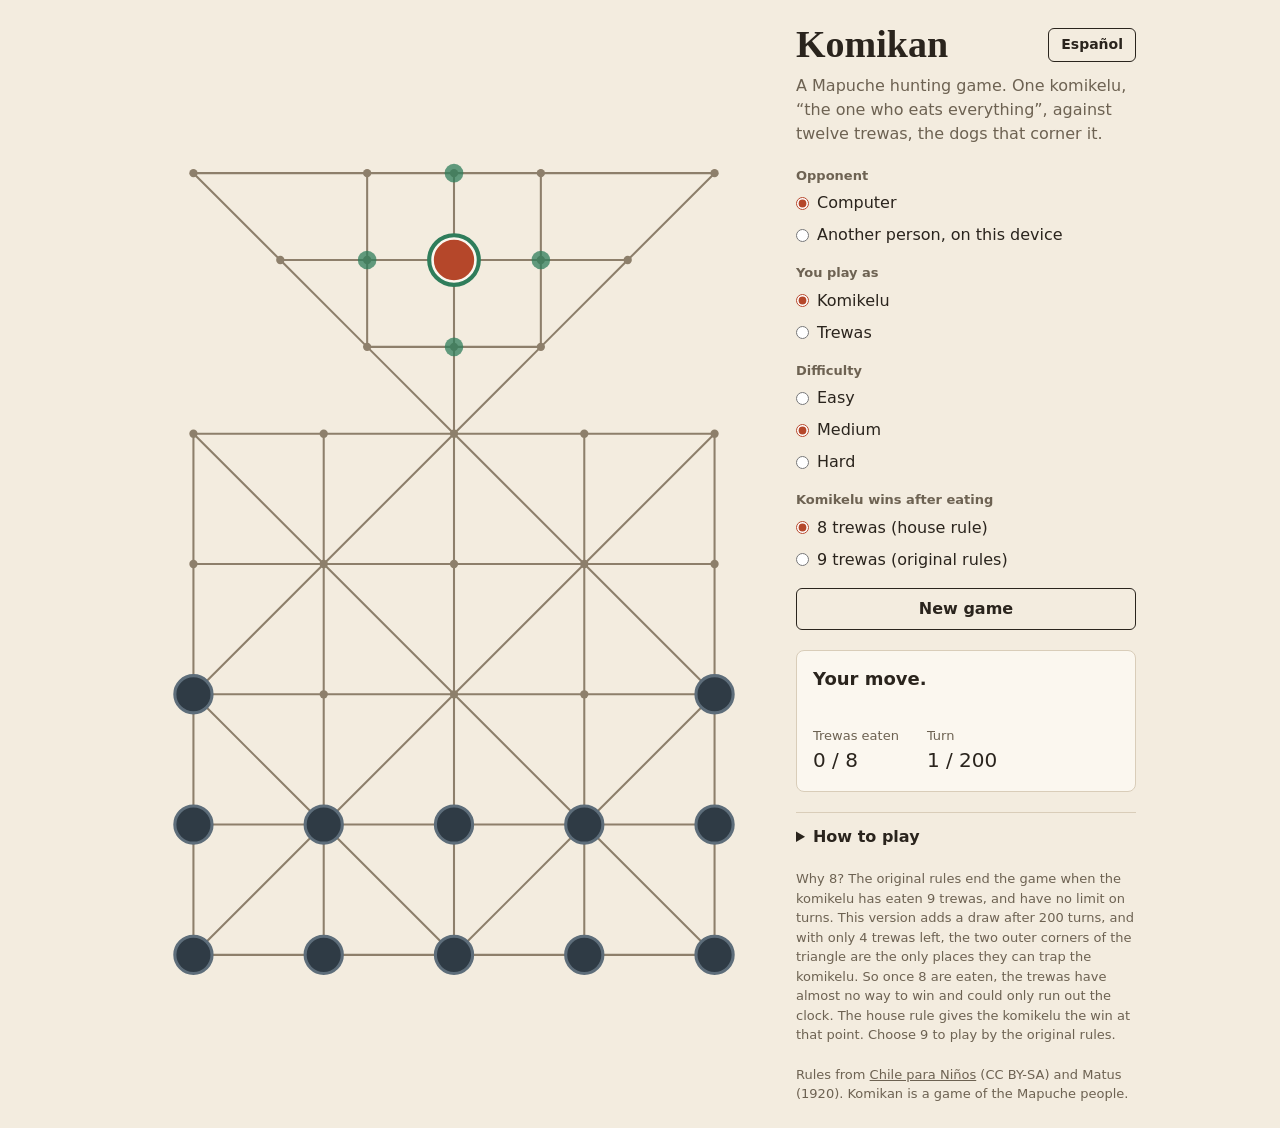
<file: index.html>
<!doctype html>
<html lang="en">
<head>
  <meta charset="utf-8">
  <meta name="viewport" content="width=device-width, initial-scale=1">
  <title>Komikan</title>
  <meta id="description" name="description" content="Play Komikan, a traditional Mapuche hunting board game, against a friend or the computer.">
  <link rel="stylesheet" href="style.css?v=7">
</head>
<body>
  <main>
    <section class="board-area">
      <svg id="board" role="group" aria-label="Komikan board" data-i18n-aria="board"></svg>
    </section>

    <aside class="panel">
      <header>
        <div class="title-row">
          <h1>Komikan</h1>
          <button id="language" type="button" class="secondary language" lang="es" aria-label="Cambiar a español">Español</button>
        </div>
        <p class="lede" data-i18n="lede">A Mapuche hunting game. One komikelu, “the one who eats everything”, against twelve trewas, the dogs that corner it.</p>
      </header>

      <form id="setup">
        <fieldset>
          <legend data-i18n="opponent">Opponent</legend>
          <label><input type="radio" name="mode" value="agent" checked> <span data-i18n="computer">Computer</span></label>
          <label><input type="radio" name="mode" value="human"> <span data-i18n="anotherPerson">Another person, on this device</span></label>
        </fieldset>
        <fieldset id="role-choice">
          <legend data-i18n="playAs">You play as</legend>
          <label><input type="radio" name="role" value="0" checked> <span data-i18n="komikelu">Komikelu</span></label>
          <label><input type="radio" name="role" value="1"> <span data-i18n="trewas">Trewas</span></label>
        </fieldset>
        <fieldset id="difficulty">
          <legend data-i18n="difficulty">Difficulty</legend>
          <label><input type="radio" name="level" value="3"> <span data-i18n="easy">Easy</span></label>
          <label><input type="radio" name="level" value="4" checked> <span data-i18n="medium">Medium</span></label>
          <label><input type="radio" name="level" value="5"> <span data-i18n="hard">Hard</span></label>
        </fieldset>
        <fieldset id="captures-choice">
          <legend data-i18n="capturesLegend">Komikelu wins after eating</legend>
          <label><input type="radio" name="captures" value="8" checked> <span data-i18n="captures8">8 trewas (house rule)</span></label>
          <label><input type="radio" name="captures" value="9"> <span data-i18n="captures9">9 trewas (original rules)</span></label>
        </fieldset>
        <p id="agent-note" class="note" hidden></p>
        <button type="submit" class="secondary" data-i18n="newGame">New game</button>
      </form>

      <div class="status">
        <p id="status" aria-live="polite"></p>
        <button id="end-turn" type="button" hidden data-i18n="endTurn">End turn</button>
        <dl>
          <div><dt data-i18n="trewasEaten">Trewas eaten</dt><dd id="captured"></dd></div>
          <div><dt data-i18n="turn">Turn</dt><dd id="turn"></dd></div>
        </dl>
      </div>

      <section id="recordings" class="recordings" aria-label="Recorded games" data-i18n-aria="recordedGames" hidden>
        <p id="recorded-count" class="recorded-count"></p>
        <p class="note" data-i18n="recordingNote">Finished games stay in this browser unless you download them. Nothing is sent anywhere.</p>
        <p id="recording-warning" class="note" hidden data-i18n="recordingWarning">This browser isn't keeping them, so they'll be lost when you close the page. Download them before you leave.</p>
        <div class="recording-actions">
          <button id="download-games" type="button" class="secondary" data-i18n="download">Download</button>
          <button id="clear-games" type="button" class="secondary" data-i18n="deleteAll">Delete all</button>
        </div>
      </section>

      <details>
        <summary data-i18n="howToPlay">How to play</summary>
        <ul>
          <li data-i18n="rule1">The komikelu moves first. Then players take turns.</li>
          <li data-i18n="rule2">Every piece moves one point along a line, forwards or backwards.</li>
          <li data-i18n="rule3">The komikelu can eat a trewa by jumping over it in a straight line onto an empty point. It may keep jumping in the same turn, or stop.</li>
          <li data-i18n="rule4">Trewas can't jump or eat. They win by leaving the komikelu with no possible move.</li>
          <li id="rule-captures">The komikelu wins by eating 8 trewas.</li>
          <li data-i18n="rule6">Added for this version: a game still going after 200 turns is a draw.</li>
        </ul>
      </details>

      <p class="note house-rule" data-i18n="houseRuleNote"></p>

      <footer data-i18n-html="footer">
        Rules from <a href="https://www.chileparaninos.gob.cl/639/w3-article-639005.html">Chile para Niños</a> (CC BY-SA) and Matus (1920).
        Komikan is a game of the Mapuche people.
      </footer>
    </aside>
  </main>
  <script src="engine.js?v=7"></script>
  <script src="search.js?v=7"></script>
  <script src="i18n.js?v=7"></script>
  <script src="app.js?v=7"></script>
</body>
</html>
</file>
<file: style.css>
:root {
  color-scheme: light dark;
  --bg: #f3ecdf;
  --surface: #fbf7ef;
  --ink: #2a241d;
  --muted: #6d6252;
  --line: #8d7f6b;
  --rule: #d9cdb9;
  --komikelu: #b5472a;
  --trewa: #2f3b45;
  --trewa-edge: #5d6d7a;
  --target: #2f7d5b;
  --capture: #b5472a;
  --trail: #d9a441;
  --button: #2a241d;
  --button-ink: #fbf7ef;
}

@media (prefers-color-scheme: dark) {
  :root {
    --bg: #1d1a16;
    --surface: #27231e;
    --ink: #eee6d8;
    --muted: #a99d8b;
    --line: #85796a;
    --rule: #40392f;
    --komikelu: #e0704c;
    --trewa: #c4d0d9;
    --trewa-edge: #8fa0ad;
    --target: #5cc096;
    --capture: #e0704c;
    --trail: #d9a441;
    --button: #eee6d8;
    --button-ink: #1d1a16;
  }
}

* { box-sizing: border-box; }

body {
  margin: 0;
  background: var(--bg);
  color: var(--ink);
  font: 16px/1.5 ui-sans-serif, system-ui, -apple-system, "Segoe UI", sans-serif;
}

main {
  display: grid;
  grid-template-columns: minmax(0, 1fr) 340px;
  gap: 32px;
  max-width: 1040px;
  min-height: 100vh;
  margin: 0 auto;
  padding: 24px;
  align-items: center;
}

.board-area { display: flex; justify-content: center; }

#board { display: block; width: 100%; max-height: calc(100vh - 48px); touch-action: manipulation; }

#board .line { stroke: var(--line); stroke-width: 2; stroke-linecap: round; }
#board .dot { fill: var(--line); }
#board .trail { stroke: var(--trail); stroke-width: 7; stroke-linecap: round; opacity: .75; }

#board .piece { transition: transform .28s ease, opacity .28s ease; pointer-events: none; }
#board .piece circle { stroke-width: 3; }
#board .piece.komikelu circle { fill: var(--komikelu); stroke: var(--surface); }
#board .piece.trewa circle { fill: var(--trewa); stroke: var(--trewa-edge); }
#board .piece.eaten { opacity: 0; }

#board .hit { fill: transparent; outline: none; }
#board .ring { fill: none; stroke: transparent; stroke-width: 4; pointer-events: none; }
#board .target { fill: var(--target); opacity: 0; pointer-events: none; }

#board .point.movable .hit { cursor: pointer; }
#board .point.movable .ring { stroke: var(--target); stroke-width: 2; }
#board .point.movable:hover .ring,
#board .point.movable .hit:focus-visible ~ .ring { stroke: var(--muted); }
#board .point.selected .ring { stroke: var(--target); stroke-width: 4; }

#board .point.can-step .hit,
#board .point.can-jump .hit { cursor: pointer; }
#board .point.can-step .target { opacity: .75; }
#board .point.can-jump .target { opacity: .9; fill: var(--capture); }
#board .point.can-step:hover .ring,
#board .point.can-step .hit:focus-visible ~ .ring { stroke: var(--target); }
#board .point.can-jump:hover .ring,
#board .point.can-jump .hit:focus-visible ~ .ring { stroke: var(--capture); }

.panel { display: flex; flex-direction: column; gap: 20px; }

h1 { margin: 0; font: 600 38px/1.1 ui-serif, Georgia, "Times New Roman", serif; }
.lede { margin: 8px 0 0; color: var(--muted); }
.title-row { display: flex; align-items: center; justify-content: space-between; gap: 12px; }
button.language { min-height: 34px; padding: 0 12px; font-size: 14px; flex: none; }

form { display: flex; flex-direction: column; gap: 14px; }
fieldset { margin: 0; padding: 0; border: 0; display: flex; flex-direction: column; gap: 4px; }
fieldset[disabled] { opacity: .45; }
legend { padding: 0; margin-bottom: 4px; font-size: 13px; font-weight: 600; color: var(--muted); }
label { display: flex; align-items: center; gap: 8px; min-height: 28px; cursor: pointer; }
input[type="radio"] { accent-color: var(--komikelu); margin: 0; }
.note { margin: 0; font-size: 14px; color: var(--muted); }

button {
  font: inherit;
  font-weight: 600;
  min-height: 42px;
  padding: 0 16px;
  border-radius: 6px;
  cursor: pointer;
  border: 1.5px solid var(--button);
  background: var(--button);
  color: var(--button-ink);
}
button.secondary { background: transparent; color: var(--ink); }
button:focus-visible, summary:focus-visible, input:focus-visible, a:focus-visible { outline: 2px solid var(--target); outline-offset: 2px; }

.status {
  display: flex;
  flex-direction: column;
  gap: 12px;
  padding: 16px;
  border-radius: 8px;
  background: var(--surface);
  border: 1px solid var(--rule);
}
#status { margin: 0; font-weight: 600; font-size: 18px; line-height: 1.3; min-height: 2.6em; }
dl { display: flex; gap: 28px; margin: 0; }
dt { font-size: 13px; color: var(--muted); }
dd { margin: 0; font-size: 20px; font-variant-numeric: tabular-nums; }

button:disabled { opacity: .45; cursor: default; }

.recordings { display: flex; flex-direction: column; gap: 6px; }
[hidden] { display: none !important; }  /* display rules on the page mustn't override hiding */
.recorded-count { margin: 0; font-weight: 600; }
.recording-actions { display: flex; gap: 8px; margin-top: 6px; }
.recording-actions button { flex: 1; }

details { border-top: 1px solid var(--rule); padding-top: 12px; }
summary { cursor: pointer; font-weight: 600; }
details ul { margin: 10px 0 0; padding-left: 18px; font-size: 15px; }
details li { margin-bottom: 6px; }

.house-rule { margin: 0; font-size: 13px; color: var(--muted); }
footer { font-size: 13px; color: var(--muted); }
a { color: inherit; }

@media (max-width: 760px) {
  main { grid-template-columns: minmax(0, 1fr); padding: 16px; gap: 20px; align-items: start; }
  #board { max-height: none; }
  /* Keep the live game status beside the board; setup and rules come after it. */
  .panel { display: contents; }
  .panel header { order: -1; }
  .board-area { order: 0; }
  .status { order: 1; }
  #setup { order: 2; }
  .recordings { order: 3; }
  details { order: 4; }
  .house-rule { order: 5; }
  footer { order: 6; }
  h1 { font-size: 30px; }
}

@media (prefers-reduced-motion: reduce) {
  #board .piece { transition: none; }
}
</file>
